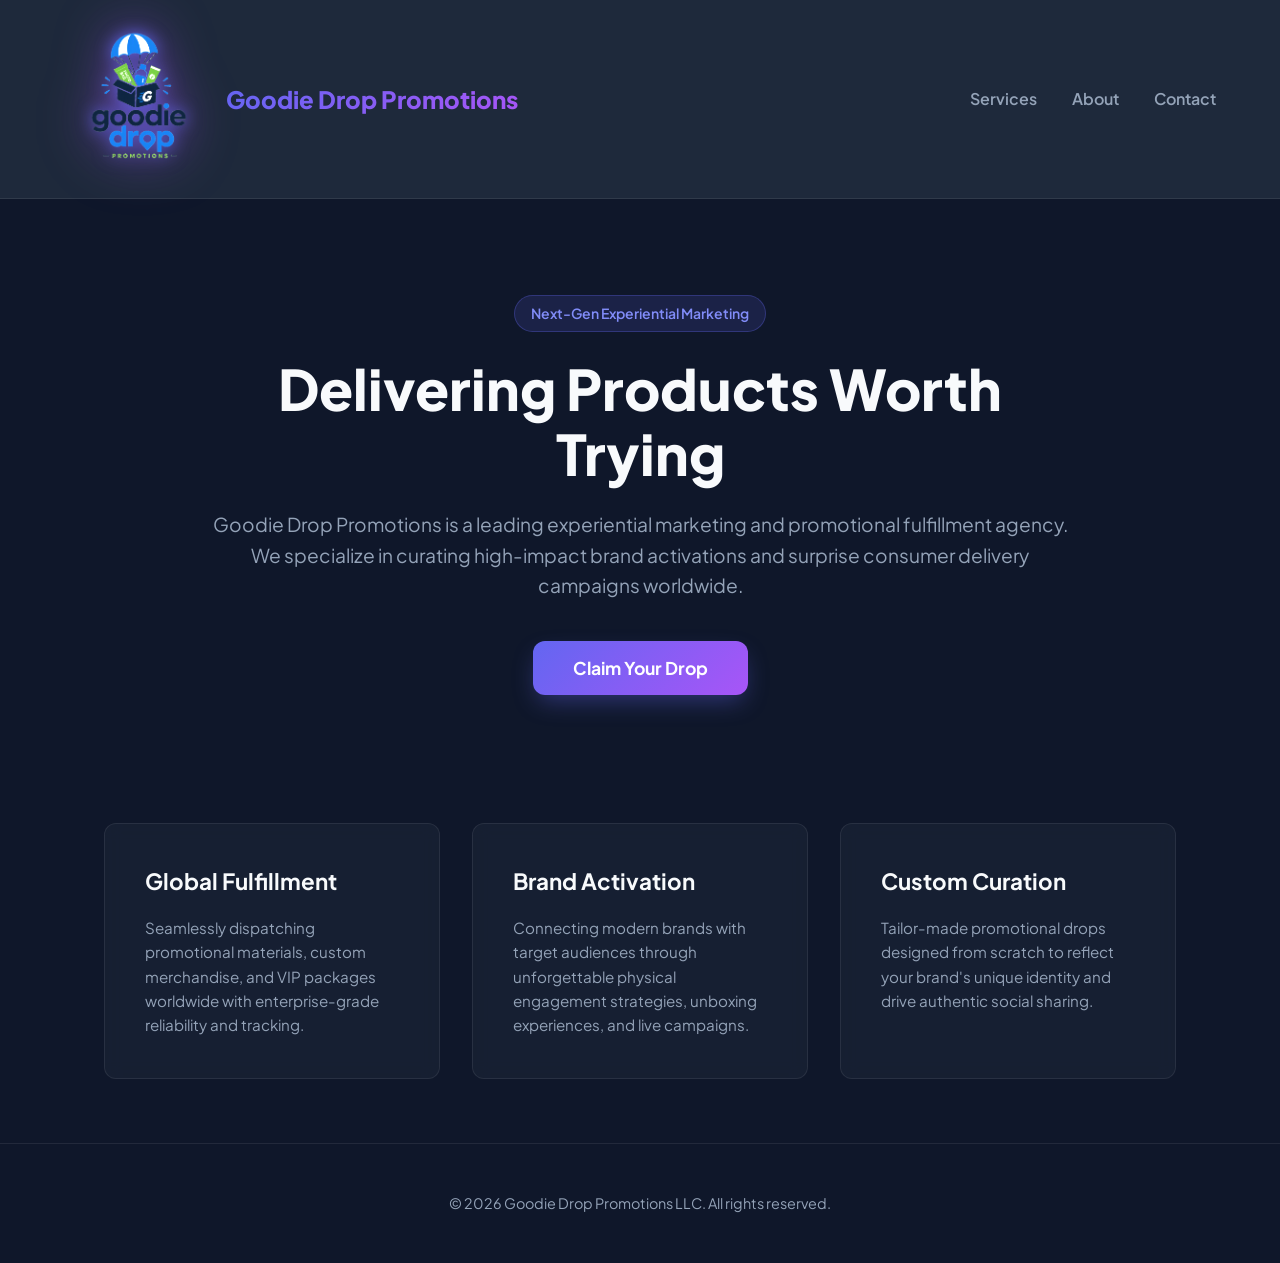
<file: index.html>
<!DOCTYPE html>
<html lang="en">
<head>
  <meta charset="UTF-8" />
  <meta name="viewport" content="width=device-width, initial-scale=1.0" />
  
  <meta name="google-site-verification" content="google5962b97441a68f1b.html" />
  
  <title>Goodie Drop Promotions | Experiential Marketing & Fulfillment</title>
  <link rel="icon" type="image/png" href="IMG_0367.PNG" />
  <link rel="preconnect" href="https://fonts.googleapis.com">
  <link rel="preconnect" href="https://fonts.gstatic.com" crossorigin>
  <link href="https://fonts.googleapis.com/css2?family=Plus+Jakarta+Sans:wght@400;600;700;800&display=swap" rel="stylesheet">
  <style>
    :root {
      --primary: #6366f1;
      --primary-hover: #4f46e5;
      --bg-dark: #0f172a; /* Main body dark background */
      --bg-header: #1e293b; /* Lighter shade for header */
      --text-main: #f8fafc;
      --text-muted: #94a3b8;
      --accent: #f43f5e;
      --radius: 12px;
    }

    * {
      box-sizing: border-box;
      margin: 0;
      padding: 0;
      font-family: 'Plus Jakarta Sans', sans-serif;
    }

    body {
      background-color: var(--bg-dark);
      color: var(--text-main);
      line-height: 1.6;
    }

    header {
      display: flex;
      justify-content: space-between;
      align-items: center;
      padding: 1.5rem 5%;
      border-bottom: 1px solid rgba(255,255,255,0.08);
      position: sticky;
      top: 0;
      background: var(--bg-header);
      backdrop-filter: blur(10px);
      z-index: 100;
    }

    .logo {
  height: 150px;
  width: auto;
  filter: brightness(1.1) 
          drop-shadow(0 0 8px rgba(99, 102, 241, 0.9)) 
          drop-shadow(0 0 25px rgba(168, 85, 247, 0.6));
}
    
    .logo-container {
  display: flex;
  align-items: center;
  gap: 0.75rem; 
}

    .logo-text {
  font-size: 1.5rem;
  font-weight: 800;
  background: linear-gradient(135deg, var(--primary), #a855f7);
  -webkit-background-clip: text;
  -webkit-text-fill-color: transparent;
}

    nav a {
      color: var(--text-muted);
      text-decoration: none;
      margin-left: 2rem;
      font-weight: 600;
      transition: color 0.2s;
    }

nav a:hover {
      color: var(--text-main);
    }

    .hero {
      text-align: center;
      padding: 6rem 1rem 4rem;
      max-width: 900px;
      margin: 0 auto;
    }

    .badge {
      display: inline-block;
      background: rgba(99, 102, 241, 0.15);
      color: #818cf8;
      padding: 0.4rem 1rem;
      border-radius: 20px;
      font-size: 0.875rem;
      font-weight: 600;
      margin-bottom: 1.5rem;
      border: 1px solid rgba(99, 102, 241, 0.3);
    }

    .hero h1 {
      font-size: 3.5rem;
      line-height: 1.15;
      font-weight: 800;
      margin-bottom: 1.5rem;
    }

    .hero p {
      font-size: 1.2rem;
      color: var(--text-muted);
      margin-bottom: 2.5rem;
    }

    .cta-btn {
      background: linear-gradient(135deg, var(--primary), #a855f7);
      color: #fff;
      padding: 1rem 2.5rem;
      border-radius: var(--radius);
      text-decoration: none;
      font-weight: 700;
      font-size: 1.1rem;
      border: none;
      cursor: pointer;
      box-shadow: 0 10px 25px -5px rgba(99, 102, 241, 0.4);
      transition: transform 0.2s, box-shadow 0.2s;
    }

    .cta-btn:hover {
      transform: translateY(-2px);
      box-shadow: 0 15px 30px -5px rgba(99, 102, 241, 0.6);
    }

    .services {
      display: grid;
      grid-template-columns: repeat(auto-fit, minmax(280px, 1fr));
      gap: 2rem;
      padding: 4rem 5%;
      max-width: 1200px;
      margin: 0 auto;
    }

    .card {
  background: rgba(30, 41, 59, 0.5); /* Semi-transparent background */
  backdrop-filter: blur(8px);
  padding: 2.5rem;
  border-radius: var(--radius);
  border: 1px solid rgba(255, 255, 255, 0.08);
  transition: border-color 0.2s, transform 0.2s, box-shadow 0.2s;
}

.card:hover {
  border-color: rgba(99, 102, 241, 0.5);
  transform: translateY(-4px);
  box-shadow: 0 12px 24px -10px rgba(99, 102, 241, 0.3);
}

    .card h3 {
      font-size: 1.4rem;
      margin-bottom: 1rem;
    }

    .card p {
      color: var(--text-muted);
      font-size: 0.95rem;
    }

    footer {
      text-align: center;
      padding: 3rem 1rem;
      color: var(--text-muted);
      border-top: 1px solid rgba(255,255,255,0.08);
      font-size: 0.9rem;
    }
  </style>
</head>
<body>

  <header>
  <div class="logo-container">
    <img src="IMG_0367.PNG" alt="Goodie Drop Promotions" class="logo">
    <span class="logo-text">Goodie Drop Promotions</span>
  </div>
  <nav>
    <a href="#services">Services</a>
    <a href="#about">About</a>
    <a href="#contact">Contact</a>
   </nav>
  </header>

  <main>
    <section class="hero">
      <span class="badge">Next-Gen Experiential Marketing</span>
      <h1>Delivering Products Worth Trying</h1>
      <p>Goodie Drop Promotions is a leading experiential marketing and promotional fulfillment agency. We specialize in curating high-impact brand activations and surprise consumer delivery campaigns worldwide.</p>
      <button class="cta-btn" onclick="alert('DNS Server Failure. This Website Is Currently Unavailable.')">Claim Your Drop</button>
    </section>

    <section class="services" id="services">
      <div class="card">
        <h3>Global Fulfillment</h3>
        <p>Seamlessly dispatching promotional materials, custom merchandise, and VIP packages worldwide with enterprise-grade reliability and tracking.</p>
      </div>
      <div class="card">
        <h3>Brand Activation</h3>
        <p>Connecting modern brands with target audiences through unforgettable physical engagement strategies, unboxing experiences, and live campaigns.</p>
      </div>
      <div class="card">
        <h3>Custom Curation</h3>
        <p>Tailor-made promotional drops designed from scratch to reflect your brand's unique identity and drive authentic social sharing.</p>
      </div>
    </section>
  </main>

  <footer>
    <p>&copy; 2026 Goodie Drop Promotions LLC. All rights reserved.</p>
  </footer>

</body>
</html>
</file>
